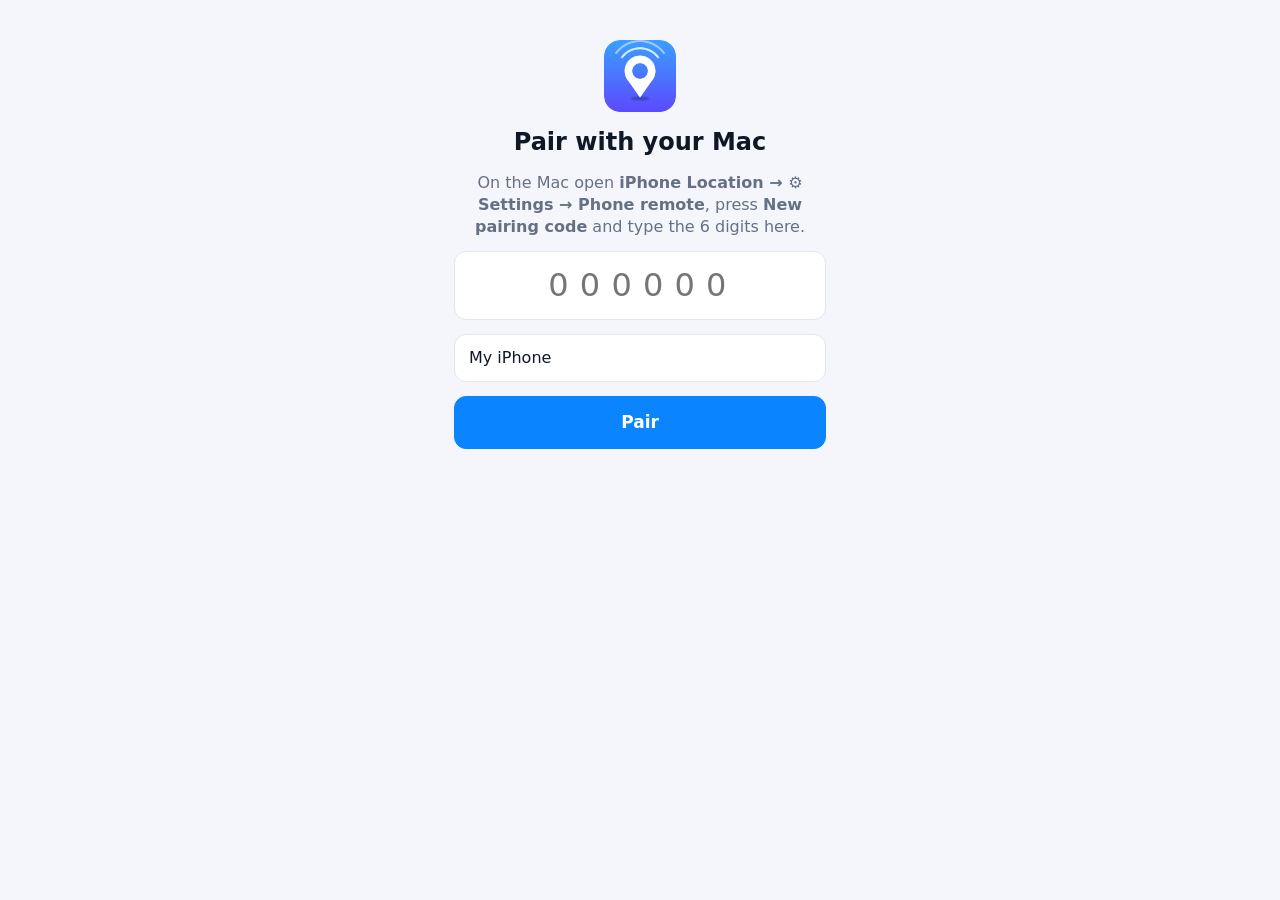
<file: static/remote.html>
<!doctype html>
<html lang="en">
<head>
  <meta charset="utf-8">
  <meta name="viewport" content="width=device-width, initial-scale=1, viewport-fit=cover, user-scalable=no">
  <title>Location Remote</title>
  <meta name="theme-color" content="#0b1220">
  <meta name="apple-mobile-web-app-capable" content="yes">
  <meta name="mobile-web-app-capable" content="yes">
  <meta name="apple-mobile-web-app-status-bar-style" content="black-translucent">
  <meta name="apple-mobile-web-app-title" content="Location">
  <link rel="manifest" href="/remote.webmanifest">
  <link rel="apple-touch-icon" href="/static/icon.png">
  <link rel="icon" href="/static/icon.png">
  <link rel="stylesheet" href="/static/vendor/leaflet/leaflet.css">
  <link rel="stylesheet" href="/static/remote.css?v=3">
</head>
<body>
  <!-- first time: pair with the Mac -->
  <main id="pair" hidden>
    <img src="/static/icon.png" alt="" width="72" height="72">
    <h1>Pair with your Mac</h1>
    <p>On the Mac open <b>iPhone Location → ⚙ Settings → Phone remote</b>, press <b>New pairing code</b> and type the 6 digits here.</p>
    <input id="pairCode" inputmode="numeric" autocomplete="one-time-code" maxlength="6" placeholder="000000" aria-label="Pairing code">
    <input id="pairName" maxlength="40" placeholder="Name of this phone" aria-label="Name of this phone">
    <button id="pairBtn" class="big">Pair</button>
    <p id="pairMsg" class="msg"></p>
  </main>

  <!-- the remote -->
  <div id="app" hidden>
    <header id="rbar">
      <div class="dot" id="rdot"></div>
      <div class="txt"><b id="rtitle">Connecting…</b><small id="rsub"></small></div>
      <select id="rphone" hidden aria-label="Which iPhone"></select>
    </header>
    <div id="rprog"><i id="rfill"></i></div>
    <div id="rmap" aria-label="Map"></div>
    <button id="rpanic" aria-label="Panic: go to the panic location">🚨</button>
    <button id="rlocate" aria-label="Centre on the phone">🎯</button>

    <section id="sheet">
      <nav id="rtabs" role="tablist">
        <button data-p="status" class="on">✅ Status</button><button data-p="places">📍 Places</button><button data-p="trip">🚶 Trip</button>
      </nav>

      <div class="pane" id="p-status">
        <div id="health" class="health"></div>
        <div id="alerts" class="alerts" hidden></div>
        <label id="liveWrap" class="slider" hidden>Speed now <b><output id="liveSpeedOut">5</output> km/h</b><input id="liveSpeed" type="range" min="1" max="120" value="5"></label>
        <div class="row3">
          <button id="stopBtn" class="sec">⏹ Stop</button>
          <button id="returnBtn" class="sec">↩ Back to start</button>
          <button id="restoreBtn" class="danger">Real GPS</button>
        </div>
        <h3>Next up</h3><p id="nextUp" class="hint">Nothing scheduled.</p>
        <h3>Plans</h3><div id="plans"></div>
        <h3>Recent</h3><ul id="activity" class="list small"></ul>
      </div>

      <div class="pane" id="p-places" hidden>
        <form id="searchForm"><input id="q" type="search" placeholder="Search a place or address" autocomplete="off" aria-label="Search"><button class="sec">Search</button></form>
        <ul id="results" class="list" hidden></ul>
        <p id="pinInfo" class="hint">Tap the map to drop a pin.</p>
        <button id="setBtn" class="big">📍 Set location here</button>
        <h3>Favorites</h3><ul id="favs" class="list"></ul>
        <h3>Recent</h3><ul id="recent" class="list"></ul>
      </div>

      <div class="pane" id="p-trip" hidden>
        <div class="seg" id="modeSeg"><button data-m="walk" class="on">🚶 Walk</button><button data-m="drive">🚗 Drive</button><button data-m="straight">➡️ Straight</button></div>
        <label class="slider">Speed <b><output id="tripSpeedOut">5</output> km/h</b><input id="tripSpeed" type="range" min="1" max="120" value="5"></label>
        <button id="goBtn" class="big">▶ Go to the pin</button>
        <h3>Saved routes</h3><ul id="routes" class="list"></ul>
      </div>
    </section>
    <button id="alertbar" hidden></button>
    <div id="rtoast" hidden></div>
  </div>

  <script src="/static/vendor/leaflet/leaflet.js"></script>
  <script src="/static/remote.js?v=6"></script>
</body>
</html>
</file>
<file: static/vendor/leaflet/leaflet.css>
/* required styles */

.leaflet-pane,
.leaflet-tile,
.leaflet-marker-icon,
.leaflet-marker-shadow,
.leaflet-tile-container,
.leaflet-pane > svg,
.leaflet-pane > canvas,
.leaflet-zoom-box,
.leaflet-image-layer,
.leaflet-layer {
	position: absolute;
	left: 0;
	top: 0;
	}
.leaflet-container {
	overflow: hidden;
	}
.leaflet-tile,
.leaflet-marker-icon,
.leaflet-marker-shadow {
	-webkit-user-select: none;
	   -moz-user-select: none;
	        user-select: none;
	  -webkit-user-drag: none;
	}
/* Prevents IE11 from highlighting tiles in blue */
.leaflet-tile::selection {
	background: transparent;
}
/* Safari renders non-retina tile on retina better with this, but Chrome is worse */
.leaflet-safari .leaflet-tile {
	image-rendering: -webkit-optimize-contrast;
	}
/* hack that prevents hw layers "stretching" when loading new tiles */
.leaflet-safari .leaflet-tile-container {
	width: 1600px;
	height: 1600px;
	-webkit-transform-origin: 0 0;
	}
.leaflet-marker-icon,
.leaflet-marker-shadow {
	display: block;
	}
/* .leaflet-container svg: reset svg max-width decleration shipped in Joomla! (joomla.org) 3.x */
/* .leaflet-container img: map is broken in FF if you have max-width: 100% on tiles */
.leaflet-container .leaflet-overlay-pane svg {
	max-width: none !important;
	max-height: none !important;
	}
.leaflet-container .leaflet-marker-pane img,
.leaflet-container .leaflet-shadow-pane img,
.leaflet-container .leaflet-tile-pane img,
.leaflet-container img.leaflet-image-layer,
.leaflet-container .leaflet-tile {
	max-width: none !important;
	max-height: none !important;
	width: auto;
	padding: 0;
	}

.leaflet-container img.leaflet-tile {
	/* See: https://bugs.chromium.org/p/chromium/issues/detail?id=600120 */
	mix-blend-mode: plus-lighter;
}

.leaflet-container.leaflet-touch-zoom {
	-ms-touch-action: pan-x pan-y;
	touch-action: pan-x pan-y;
	}
.leaflet-container.leaflet-touch-drag {
	-ms-touch-action: pinch-zoom;
	/* Fallback for FF which doesn't support pinch-zoom */
	touch-action: none;
	touch-action: pinch-zoom;
}
.leaflet-container.leaflet-touch-drag.leaflet-touch-zoom {
	-ms-touch-action: none;
	touch-action: none;
}
.leaflet-container {
	-webkit-tap-highlight-color: transparent;
}
.leaflet-container a {
	-webkit-tap-highlight-color: rgba(51, 181, 229, 0.4);
}
.leaflet-tile {
	filter: inherit;
	visibility: hidden;
	}
.leaflet-tile-loaded {
	visibility: inherit;
	}
.leaflet-zoom-box {
	width: 0;
	height: 0;
	-moz-box-sizing: border-box;
	     box-sizing: border-box;
	z-index: 800;
	}
/* workaround for https://bugzilla.mozilla.org/show_bug.cgi?id=888319 */
.leaflet-overlay-pane svg {
	-moz-user-select: none;
	}

.leaflet-pane         { z-index: 400; }

.leaflet-tile-pane    { z-index: 200; }
.leaflet-overlay-pane { z-index: 400; }
.leaflet-shadow-pane  { z-index: 500; }
.leaflet-marker-pane  { z-index: 600; }
.leaflet-tooltip-pane   { z-index: 650; }
.leaflet-popup-pane   { z-index: 700; }

.leaflet-map-pane canvas { z-index: 100; }
.leaflet-map-pane svg    { z-index: 200; }

.leaflet-vml-shape {
	width: 1px;
	height: 1px;
	}
.lvml {
	behavior: url(#default#VML);
	display: inline-block;
	position: absolute;
	}


/* control positioning */

.leaflet-control {
	position: relative;
	z-index: 800;
	pointer-events: visiblePainted; /* IE 9-10 doesn't have auto */
	pointer-events: auto;
	}
.leaflet-top,
.leaflet-bottom {
	position: absolute;
	z-index: 1000;
	pointer-events: none;
	}
.leaflet-top {
	top: 0;
	}
.leaflet-right {
	right: 0;
	}
.leaflet-bottom {
	bottom: 0;
	}
.leaflet-left {
	left: 0;
	}
.leaflet-control {
	float: left;
	clear: both;
	}
.leaflet-right .leaflet-control {
	float: right;
	}
.leaflet-top .leaflet-control {
	margin-top: 10px;
	}
.leaflet-bottom .leaflet-control {
	margin-bottom: 10px;
	}
.leaflet-left .leaflet-control {
	margin-left: 10px;
	}
.leaflet-right .leaflet-control {
	margin-right: 10px;
	}


/* zoom and fade animations */

.leaflet-fade-anim .leaflet-popup {
	opacity: 0;
	-webkit-transition: opacity 0.2s linear;
	   -moz-transition: opacity 0.2s linear;
	        transition: opacity 0.2s linear;
	}
.leaflet-fade-anim .leaflet-map-pane .leaflet-popup {
	opacity: 1;
	}
.leaflet-zoom-animated {
	-webkit-transform-origin: 0 0;
	    -ms-transform-origin: 0 0;
	        transform-origin: 0 0;
	}
svg.leaflet-zoom-animated {
	will-change: transform;
}

.leaflet-zoom-anim .leaflet-zoom-animated {
	-webkit-transition: -webkit-transform 0.25s cubic-bezier(0,0,0.25,1);
	   -moz-transition:    -moz-transform 0.25s cubic-bezier(0,0,0.25,1);
	        transition:         transform 0.25s cubic-bezier(0,0,0.25,1);
	}
.leaflet-zoom-anim .leaflet-tile,
.leaflet-pan-anim .leaflet-tile {
	-webkit-transition: none;
	   -moz-transition: none;
	        transition: none;
	}

.leaflet-zoom-anim .leaflet-zoom-hide {
	visibility: hidden;
	}


/* cursors */

.leaflet-interactive {
	cursor: pointer;
	}
.leaflet-grab {
	cursor: -webkit-grab;
	cursor:    -moz-grab;
	cursor:         grab;
	}
.leaflet-crosshair,
.leaflet-crosshair .leaflet-interactive {
	cursor: crosshair;
	}
.leaflet-popup-pane,
.leaflet-control {
	cursor: auto;
	}
.leaflet-dragging .leaflet-grab,
.leaflet-dragging .leaflet-grab .leaflet-interactive,
.leaflet-dragging .leaflet-marker-draggable {
	cursor: move;
	cursor: -webkit-grabbing;
	cursor:    -moz-grabbing;
	cursor:         grabbing;
	}

/* marker & overlays interactivity */
.leaflet-marker-icon,
.leaflet-marker-shadow,
.leaflet-image-layer,
.leaflet-pane > svg path,
.leaflet-tile-container {
	pointer-events: none;
	}

.leaflet-marker-icon.leaflet-interactive,
.leaflet-image-layer.leaflet-interactive,
.leaflet-pane > svg path.leaflet-interactive,
svg.leaflet-image-layer.leaflet-interactive path {
	pointer-events: visiblePainted; /* IE 9-10 doesn't have auto */
	pointer-events: auto;
	}

/* visual tweaks */

.leaflet-container {
	background: #ddd;
	outline-offset: 1px;
	}
.leaflet-container a {
	color: #0078A8;
	}
.leaflet-zoom-box {
	border: 2px dotted #38f;
	background: rgba(255,255,255,0.5);
	}


/* general typography */
.leaflet-container {
	font-family: "Helvetica Neue", Arial, Helvetica, sans-serif;
	font-size: 12px;
	font-size: 0.75rem;
	line-height: 1.5;
	}


/* general toolbar styles */

.leaflet-bar {
	box-shadow: 0 1px 5px rgba(0,0,0,0.65);
	border-radius: 4px;
	}
.leaflet-bar a {
	background-color: #fff;
	border-bottom: 1px solid #ccc;
	width: 26px;
	height: 26px;
	line-height: 26px;
	display: block;
	text-align: center;
	text-decoration: none;
	color: black;
	}
.leaflet-bar a,
.leaflet-control-layers-toggle {
	background-position: 50% 50%;
	background-repeat: no-repeat;
	display: block;
	}
.leaflet-bar a:hover,
.leaflet-bar a:focus {
	background-color: #f4f4f4;
	}
.leaflet-bar a:first-child {
	border-top-left-radius: 4px;
	border-top-right-radius: 4px;
	}
.leaflet-bar a:last-child {
	border-bottom-left-radius: 4px;
	border-bottom-right-radius: 4px;
	border-bottom: none;
	}
.leaflet-bar a.leaflet-disabled {
	cursor: default;
	background-color: #f4f4f4;
	color: #bbb;
	}

.leaflet-touch .leaflet-bar a {
	width: 30px;
	height: 30px;
	line-height: 30px;
	}
.leaflet-touch .leaflet-bar a:first-child {
	border-top-left-radius: 2px;
	border-top-right-radius: 2px;
	}
.leaflet-touch .leaflet-bar a:last-child {
	border-bottom-left-radius: 2px;
	border-bottom-right-radius: 2px;
	}

/* zoom control */

.leaflet-control-zoom-in,
.leaflet-control-zoom-out {
	font: bold 18px 'Lucida Console', Monaco, monospace;
	text-indent: 1px;
	}

.leaflet-touch .leaflet-control-zoom-in, .leaflet-touch .leaflet-control-zoom-out  {
	font-size: 22px;
	}


/* layers control */

.leaflet-control-layers {
	box-shadow: 0 1px 5px rgba(0,0,0,0.4);
	background: #fff;
	border-radius: 5px;
	}
.leaflet-control-layers-toggle {
	background-image: url(images/layers.png);
	width: 36px;
	height: 36px;
	}
.leaflet-retina .leaflet-control-layers-toggle {
	background-image: url(images/layers-2x.png);
	background-size: 26px 26px;
	}
.leaflet-touch .leaflet-control-layers-toggle {
	width: 44px;
	height: 44px;
	}
.leaflet-control-layers .leaflet-control-layers-list,
.leaflet-control-layers-expanded .leaflet-control-layers-toggle {
	display: none;
	}
.leaflet-control-layers-expanded .leaflet-control-layers-list {
	display: block;
	position: relative;
	}
.leaflet-control-layers-expanded {
	padding: 6px 10px 6px 6px;
	color: #333;
	background: #fff;
	}
.leaflet-control-layers-scrollbar {
	overflow-y: scroll;
	overflow-x: hidden;
	padding-right: 5px;
	}
.leaflet-control-layers-selector {
	margin-top: 2px;
	position: relative;
	top: 1px;
	}
.leaflet-control-layers label {
	display: block;
	font-size: 13px;
	font-size: 1.08333em;
	}
.leaflet-control-layers-separator {
	height: 0;
	border-top: 1px solid #ddd;
	margin: 5px -10px 5px -6px;
	}

/* Default icon URLs */
.leaflet-default-icon-path { /* used only in path-guessing heuristic, see L.Icon.Default */
	background-image: url(images/marker-icon.png);
	}


/* attribution and scale controls */

.leaflet-container .leaflet-control-attribution {
	background: #fff;
	background: rgba(255, 255, 255, 0.8);
	margin: 0;
	}
.leaflet-control-attribution,
.leaflet-control-scale-line {
	padding: 0 5px;
	color: #333;
	line-height: 1.4;
	}
.leaflet-control-attribution a {
	text-decoration: none;
	}
.leaflet-control-attribution a:hover,
.leaflet-control-attribution a:focus {
	text-decoration: underline;
	}
.leaflet-attribution-flag {
	display: inline !important;
	vertical-align: baseline !important;
	width: 1em;
	height: 0.6669em;
	}
.leaflet-left .leaflet-control-scale {
	margin-left: 5px;
	}
.leaflet-bottom .leaflet-control-scale {
	margin-bottom: 5px;
	}
.leaflet-control-scale-line {
	border: 2px solid #777;
	border-top: none;
	line-height: 1.1;
	padding: 2px 5px 1px;
	white-space: nowrap;
	-moz-box-sizing: border-box;
	     box-sizing: border-box;
	background: rgba(255, 255, 255, 0.8);
	text-shadow: 1px 1px #fff;
	}
.leaflet-control-scale-line:not(:first-child) {
	border-top: 2px solid #777;
	border-bottom: none;
	margin-top: -2px;
	}
.leaflet-control-scale-line:not(:first-child):not(:last-child) {
	border-bottom: 2px solid #777;
	}

.leaflet-touch .leaflet-control-attribution,
.leaflet-touch .leaflet-control-layers,
.leaflet-touch .leaflet-bar {
	box-shadow: none;
	}
.leaflet-touch .leaflet-control-layers,
.leaflet-touch .leaflet-bar {
	border: 2px solid rgba(0,0,0,0.2);
	background-clip: padding-box;
	}


/* popup */

.leaflet-popup {
	position: absolute;
	text-align: center;
	margin-bottom: 20px;
	}
.leaflet-popup-content-wrapper {
	padding: 1px;
	text-align: left;
	border-radius: 12px;
	}
.leaflet-popup-content {
	margin: 13px 24px 13px 20px;
	line-height: 1.3;
	font-size: 13px;
	font-size: 1.08333em;
	min-height: 1px;
	}
.leaflet-popup-content p {
	margin: 17px 0;
	margin: 1.3em 0;
	}
.leaflet-popup-tip-container {
	width: 40px;
	height: 20px;
	position: absolute;
	left: 50%;
	margin-top: -1px;
	margin-left: -20px;
	overflow: hidden;
	pointer-events: none;
	}
.leaflet-popup-tip {
	width: 17px;
	height: 17px;
	padding: 1px;

	margin: -10px auto 0;
	pointer-events: auto;

	-webkit-transform: rotate(45deg);
	   -moz-transform: rotate(45deg);
	    -ms-transform: rotate(45deg);
	        transform: rotate(45deg);
	}
.leaflet-popup-content-wrapper,
.leaflet-popup-tip {
	background: white;
	color: #333;
	box-shadow: 0 3px 14px rgba(0,0,0,0.4);
	}
.leaflet-container a.leaflet-popup-close-button {
	position: absolute;
	top: 0;
	right: 0;
	border: none;
	text-align: center;
	width: 24px;
	height: 24px;
	font: 16px/24px Tahoma, Verdana, sans-serif;
	color: #757575;
	text-decoration: none;
	background: transparent;
	}
.leaflet-container a.leaflet-popup-close-button:hover,
.leaflet-container a.leaflet-popup-close-button:focus {
	color: #585858;
	}
.leaflet-popup-scrolled {
	overflow: auto;
	}

.leaflet-oldie .leaflet-popup-content-wrapper {
	-ms-zoom: 1;
	}
.leaflet-oldie .leaflet-popup-tip {
	width: 24px;
	margin: 0 auto;

	-ms-filter: "progid:DXImageTransform.Microsoft.Matrix(M11=0.70710678, M12=0.70710678, M21=-0.70710678, M22=0.70710678)";
	filter: progid:DXImageTransform.Microsoft.Matrix(M11=0.70710678, M12=0.70710678, M21=-0.70710678, M22=0.70710678);
	}

.leaflet-oldie .leaflet-control-zoom,
.leaflet-oldie .leaflet-control-layers,
.leaflet-oldie .leaflet-popup-content-wrapper,
.leaflet-oldie .leaflet-popup-tip {
	border: 1px solid #999;
	}


/* div icon */

.leaflet-div-icon {
	background: #fff;
	border: 1px solid #666;
	}


/* Tooltip */
/* Base styles for the element that has a tooltip */
.leaflet-tooltip {
	position: absolute;
	padding: 6px;
	background-color: #fff;
	border: 1px solid #fff;
	border-radius: 3px;
	color: #222;
	white-space: nowrap;
	-webkit-user-select: none;
	-moz-user-select: none;
	-ms-user-select: none;
	user-select: none;
	pointer-events: none;
	box-shadow: 0 1px 3px rgba(0,0,0,0.4);
	}
.leaflet-tooltip.leaflet-interactive {
	cursor: pointer;
	pointer-events: auto;
	}
.leaflet-tooltip-top:before,
.leaflet-tooltip-bottom:before,
.leaflet-tooltip-left:before,
.leaflet-tooltip-right:before {
	position: absolute;
	pointer-events: none;
	border: 6px solid transparent;
	background: transparent;
	content: "";
	}

/* Directions */

.leaflet-tooltip-bottom {
	margin-top: 6px;
}
.leaflet-tooltip-top {
	margin-top: -6px;
}
.leaflet-tooltip-bottom:before,
.leaflet-tooltip-top:before {
	left: 50%;
	margin-left: -6px;
	}
.leaflet-tooltip-top:before {
	bottom: 0;
	margin-bottom: -12px;
	border-top-color: #fff;
	}
.leaflet-tooltip-bottom:before {
	top: 0;
	margin-top: -12px;
	margin-left: -6px;
	border-bottom-color: #fff;
	}
.leaflet-tooltip-left {
	margin-left: -6px;
}
.leaflet-tooltip-right {
	margin-left: 6px;
}
.leaflet-tooltip-left:before,
.leaflet-tooltip-right:before {
	top: 50%;
	margin-top: -6px;
	}
.leaflet-tooltip-left:before {
	right: 0;
	margin-right: -12px;
	border-left-color: #fff;
	}
.leaflet-tooltip-right:before {
	left: 0;
	margin-left: -12px;
	border-right-color: #fff;
	}

/* Printing */

@media print {
	/* Prevent printers from removing background-images of controls. */
	.leaflet-control {
		-webkit-print-color-adjust: exact;
		print-color-adjust: exact;
		}
	}
</file>
<file: static/remote.css>
:root { --bg: #f4f6fb; --panel: #ffffff; --text: #101828; --muted: #667085; --border: #e1e6ef; --accent: #0a84ff; --danger: #d92d20; --ok: #16a34a; --shadow: 0 6px 24px rgba(0,0,0,.2); color-scheme: light dark; }
@media (prefers-color-scheme: dark) { :root { --bg: #0b1220; --panel: #131c2e; --text: #eef2fb; --muted: #94a3b8; --border: #243350; --accent: #4da3ff; } }
* { box-sizing: border-box; -webkit-tap-highlight-color: transparent; }
html, body { margin: 0; height: 100%; background: var(--bg); color: var(--text); font: 16px/1.35 -apple-system, BlinkMacSystemFont, "SF Pro Text", system-ui, sans-serif; overscroll-behavior: none; }
[hidden] { display: none !important; }
button, input, select { font: inherit; color: inherit; }
button { border: 1px solid var(--border); background: var(--panel); border-radius: 12px; padding: 11px 14px; font-weight: 600; touch-action: manipulation; }
button:active { transform: scale(.97); }
.big { width: 100%; background: var(--accent); border-color: var(--accent); color: #fff; padding: 14px; font-size: 17px; }
.sec { background: var(--panel); }
.danger { color: var(--danger); border-color: color-mix(in srgb, var(--danger) 50%, var(--border)); }
input[type="search"], input:not([type]), input[type="text"], select { width: 100%; padding: 12px 14px; border-radius: 12px; border: 1px solid var(--border); background: var(--panel); }
h3 { margin: 16px 2px 6px; font-size: 13px; text-transform: uppercase; letter-spacing: .06em; color: var(--muted); }

#pair { max-width: 420px; margin: 0 auto; padding: calc(env(safe-area-inset-top) + 40px) 24px 24px; text-align: center; display: grid; gap: 14px; }
#pair img { margin: 0 auto; border-radius: 16px; }
#pair h1 { margin: 0; font-size: 24px; } #pair p { margin: 0; color: var(--muted); }
#pairCode { text-align: center; font-size: 32px; letter-spacing: .35em; padding-left: 20px; font-variant-numeric: tabular-nums; }
.msg { min-height: 1.4em; color: var(--danger) !important; }

#app { position: fixed; inset: 0; }
#rmap { position: absolute; inset: 0; z-index: 0; }
#rbar { position: absolute; z-index: 5; top: 0; left: 0; right: 0; display: flex; align-items: center; gap: 10px; padding: calc(env(safe-area-inset-top) + 8px) 14px 8px;
  background: color-mix(in srgb, var(--panel) 92%, transparent); backdrop-filter: blur(14px); -webkit-backdrop-filter: blur(14px); border-bottom: 1px solid var(--border); }
#rbar .txt { min-width: 0; flex: 1; } #rbar b { display: block; white-space: nowrap; overflow: hidden; text-overflow: ellipsis; } #rbar small { color: var(--muted); display: block; white-space: nowrap; overflow: hidden; text-overflow: ellipsis; }
#rbar select { width: auto; max-width: 42%; padding: 8px 10px; }
.dot { width: 12px; height: 12px; border-radius: 50%; background: var(--muted); flex: none; } .dot.ok { background: var(--ok); } .dot.bad { background: var(--danger); } .dot.busy { background: #f59e0b; }
#rprog { position: absolute; z-index: 6; left: 0; right: 0; top: calc(env(safe-area-inset-top) + 56px); height: 4px; background: color-mix(in srgb, var(--accent) 18%, transparent); }
#rprog i { display: block; height: 100%; width: 0; background: var(--accent); transition: width .8s linear; }
#rpanic, #rlocate { position: absolute; z-index: 5; right: 12px; width: 52px; height: 52px; border-radius: 50%; padding: 0; font-size: 24px; box-shadow: var(--shadow); }
#rpanic { top: calc(env(safe-area-inset-top) + 76px); background: var(--danger); border-color: var(--danger); }
#rlocate { top: calc(env(safe-area-inset-top) + 138px); }

#sheet { position: absolute; z-index: 5; left: 0; right: 0; bottom: 0; background: var(--panel); border-radius: 20px 20px 0 0; box-shadow: 0 -6px 24px rgba(0,0,0,.22);
  padding: 8px 14px calc(env(safe-area-inset-bottom) + 12px); max-height: 52vh; overflow-y: auto; }
#rtabs { display: flex; gap: 6px; position: sticky; top: -8px; background: var(--panel); padding: 8px 0 10px; z-index: 2; }
#rtabs button { flex: 1; border-radius: 99px; padding: 9px 6px; font-size: 14px; } #rtabs button.on { background: var(--accent); color: #fff; border-color: var(--accent); }
.pane { display: grid; gap: 10px; }
.hint { margin: 0; color: var(--muted); font-size: 13.5px; }
.row3 { display: grid; grid-template-columns: 1fr 1fr 1fr; gap: 8px; } .row3 button { padding: 11px 6px; font-size: 14px; }
label { display: grid; gap: 6px; font-size: 14px; } label b { font-variant-numeric: tabular-nums; }
input[type="range"] { width: 100%; accent-color: var(--accent); }
.seg { display: flex; gap: 6px; } .seg button { flex: 1; font-size: 14px; padding: 10px 4px; } .seg button.on { background: var(--accent); color: #fff; border-color: var(--accent); }
.list { list-style: none; margin: 0; padding: 0; display: grid; gap: 6px; }
.list li { display: flex; align-items: center; gap: 8px; padding: 11px 12px; border: 1px solid var(--border); border-radius: 12px; font-size: 15px; }
.list li .name { flex: 1; min-width: 0; overflow: hidden; text-overflow: ellipsis; white-space: nowrap; } .list li button { padding: 6px 10px; }
.list li.empty { color: var(--muted); border-style: dashed; }
#searchForm { display: grid; grid-template-columns: 1fr auto; gap: 8px; }
.sim { width: 22px; height: 22px; border-radius: 50%; background: var(--ok); border: 3px solid #fff; box-shadow: 0 0 0 4px rgba(22,163,74,.4), 0 2px 8px rgba(0,0,0,.4); }
#rtoast { position: absolute; z-index: 20; left: 50%; transform: translateX(-50%); bottom: calc(52vh + 14px); max-width: 90vw; background: var(--text); color: var(--bg); padding: 10px 16px; border-radius: 12px; font-size: 14px; box-shadow: var(--shadow); }
@media (min-width: 700px) { #sheet { left: 50%; transform: translateX(-50%); width: 520px; border-radius: 20px 20px 0 0; } #rtoast { bottom: calc(52vh + 14px); } }

.health { display: flex; flex-wrap: wrap; gap: 6px; }
.chip { display: inline-flex; align-items: center; gap: 5px; padding: 6px 11px; border-radius: 99px; font-size: 13px; font-weight: 600; border: 1px solid var(--border); }
.chip.ok { background: color-mix(in srgb, var(--ok) 14%, var(--panel)); border-color: color-mix(in srgb, var(--ok) 45%, var(--border)); }
.chip.bad { background: color-mix(in srgb, var(--danger) 14%, var(--panel)); border-color: var(--danger); color: var(--danger); }
.chip.warn { background: color-mix(in srgb, #f59e0b 16%, var(--panel)); border-color: #d97706; }
.alerts { display: grid; gap: 6px; }
.alerts div { padding: 10px 12px; border-radius: 12px; background: color-mix(in srgb, var(--danger) 12%, var(--panel)); border: 1px solid var(--danger); font-size: 14px; }
#alertbar { position: absolute; z-index: 6; left: 10px; right: 10px; top: calc(env(safe-area-inset-top) + 66px); padding: 9px 12px; border-radius: 12px; background: var(--danger); border-color: var(--danger); color: #fff; text-align: left; font-size: 14px; box-shadow: var(--shadow); }
.plan { border: 1px solid var(--border); border-radius: 14px; padding: 10px 12px; display: grid; gap: 6px; margin-bottom: 8px; }
.plan .ph { display: flex; align-items: center; gap: 10px; justify-content: space-between; } .plan .ph b { min-width: 0; overflow: hidden; text-overflow: ellipsis; white-space: nowrap; }
.sw { position: relative; width: 50px; height: 30px; flex: none; } .sw input { position: absolute; opacity: 0; inset: 0; width: 100%; height: 100%; margin: 0; z-index: 2; }
.sw i { position: absolute; inset: 0; border-radius: 99px; background: var(--border); transition: .15s; } .sw i::after { content: ""; position: absolute; left: 3px; top: 3px; width: 24px; height: 24px; border-radius: 50%; background: #fff; transition: .15s; box-shadow: 0 1px 4px rgba(0,0,0,.35); }
.sw input:checked + i { background: var(--ok); } .sw input:checked + i::after { transform: translateX(20px); }
.step { display: flex; align-items: center; gap: 8px; font-size: 14px; } .step .when { width: 66px; flex: none; color: var(--muted); font-variant-numeric: tabular-nums; } .step .what { flex: 1; min-width: 0; }
.step .what small { display: block; color: var(--muted); } .step .go { padding: 4px 9px; }
.badge { font-size: 12px; padding: 2px 8px; border-radius: 99px; border: 1px solid var(--border); white-space: nowrap; }
.badge.done { color: var(--ok); } .badge.error, .badge.missed { color: var(--danger); border-color: var(--danger); } .badge.running { color: var(--accent); border-color: var(--accent); }
.list.small li { font-size: 13.5px; padding: 8px 10px; } .list.small li .t { color: var(--muted); font-variant-numeric: tabular-nums; flex: none; } .list.small li.warn { border-color: #d97706; } .list.small li.error { border-color: var(--danger); }
</file>
